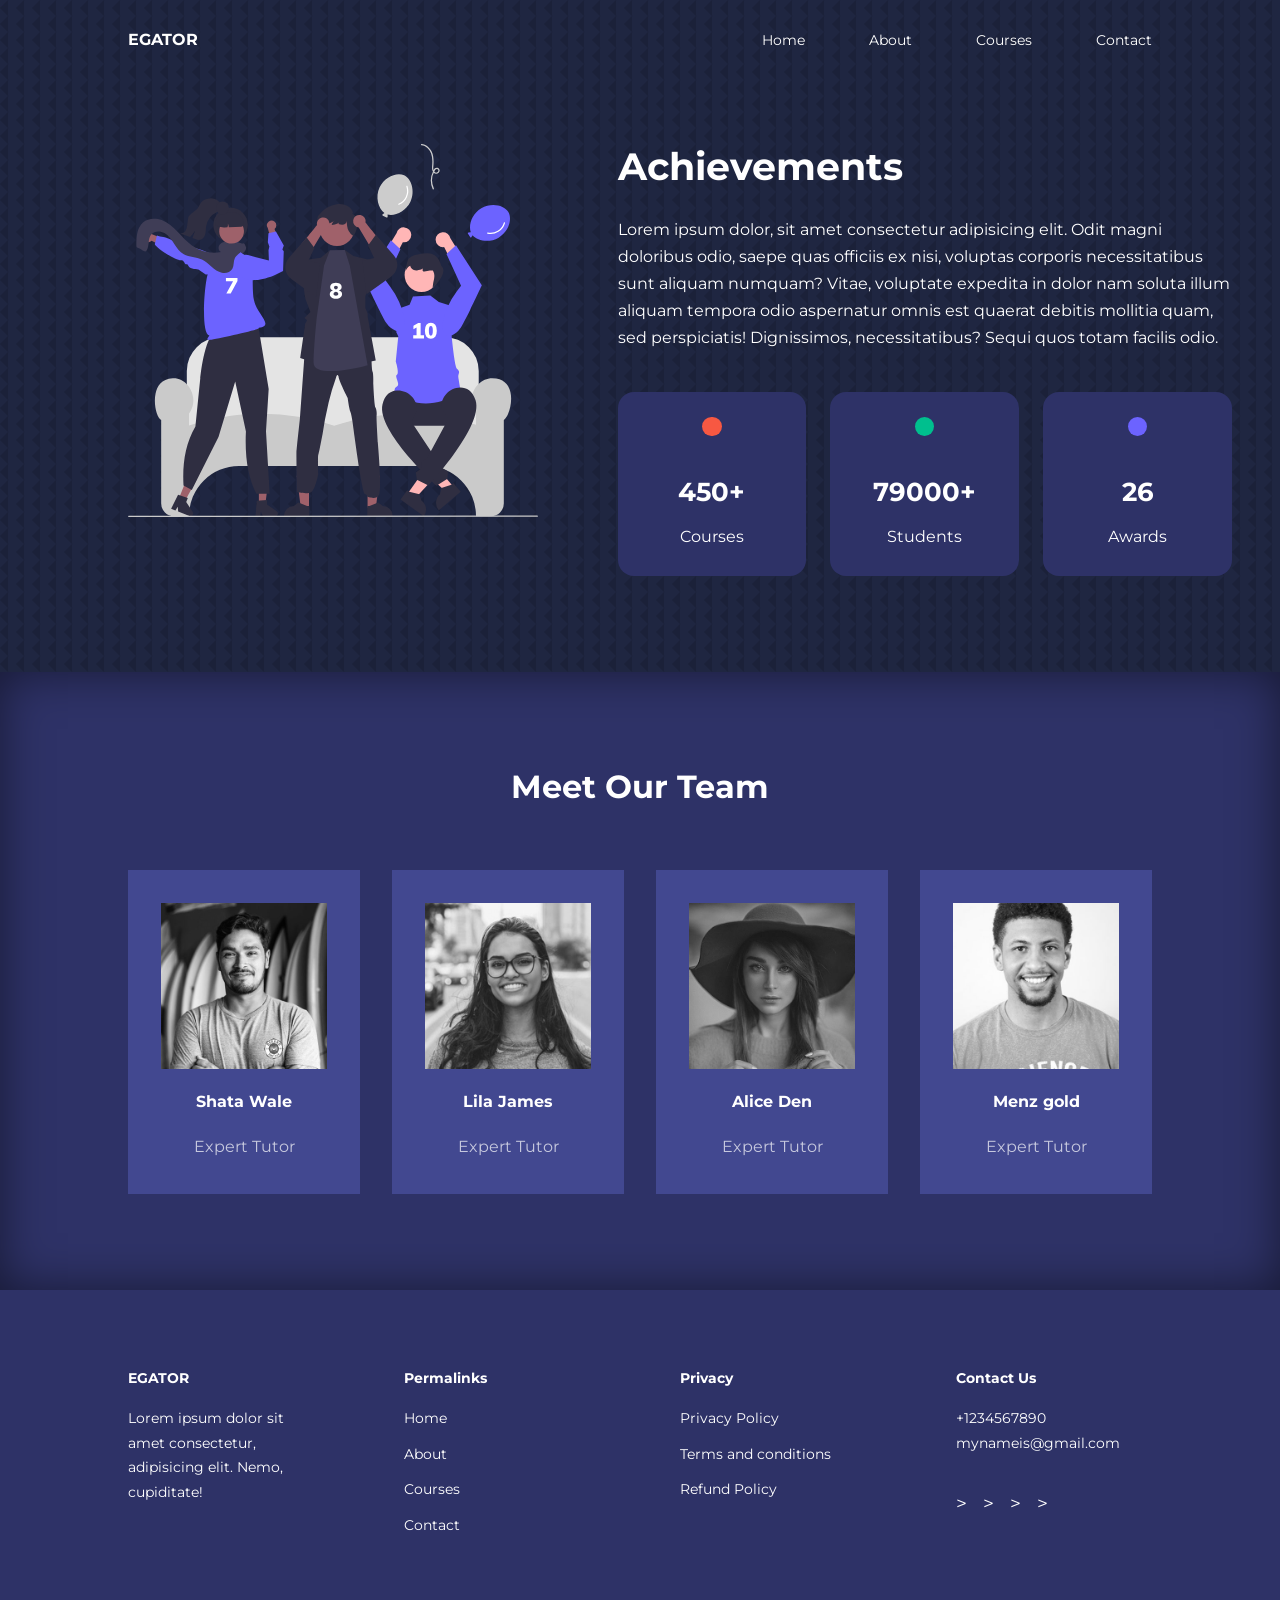
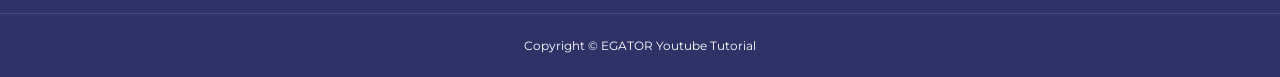
<file: about.html>
<!DOCTYPE html>

<html lang="en">
<head>
    <meta charset="UTF-8">
    <meta name="viewport" content="width=device-width, initial-scale=1.0">
    <title>Multipage Education Website-Derya-Project2</title>

    <!-- ICONSCOUT CDN-->
    <link rel="stylesheet" href="https://unicons.iconscout.com/release/v4.2.0/css/line.css">
    
    <!-- GOOGLE FONTS (MONTSERRAT)-->
     <link rel="preconnect" href="https://fonts.googleapis.com">
     <link rel="preconnect" href="https://fonts.gstatic.com" crossorigin>
     <link href="https://fonts.googleapis.com/css2?family=Montserrat:wght@300;400;500;600;700;800;900&display=swap" rel="stylesheet">

   
    <link rel="stylesheet" href="style.css">
    <link rel="stylesheet" href="about.css">

    <style>
        body{
            background-image: url("images/bg-texture.png");
        }
    </style>

</head>

<body>
    
    <nav>
        <div class="container nav__container">
            <a href="index.html"><h4>EGATOR</h4></a>
            <ul class="nav__menu">
                <li><a href="index.html">Home</a></li>
                <li><a href="about.html">About</a></li>
                <li><a href="courses.html">Courses</a></li>
                <li><a href="contact.html">Contact</a></li>

            </ul>
            <button id="open-menu-btn"><i class="uil uil-bars"></i></button>
            <button id="close-menu-btn"><i class="uil uil-multiply"></i></button>

        </div>
    </nav>




    <section class="about__achievements">
        <div class="container about__achievements-container">
            <div class="about__achievements-left">
                <img src="images/about achievements.svg">
            </div>
            <div class="about__achievements-right">
                <h1>Achievements</h1>
                <p>
                    Lorem ipsum dolor, sit amet consectetur adipisicing elit. Odit magni doloribus odio, saepe quas officiis ex nisi, voluptas corporis necessitatibus sunt aliquam numquam? Vitae, voluptate expedita in dolor nam soluta illum aliquam tempora odio aspernatur omnis est quaerat debitis mollitia quam, sed perspiciatis! Dignissimos, necessitatibus? Sequi quos totam facilis odio.
                </p>
                <div class="achievements__cards">
                    <article class="achievement__card">
                        <span class="achievement__icon">
                            <i class="uil uil-video"></i>
                        </span>
                        <h3>450+</h3>
                        <p>Courses</p>
                    </article>

                    <article class="achievement__card">
                        <span class="achievement__icon">
                            <i class="uil uil-users-alt"></i>
                        </span>
                        <h3>79000+</h3>
                        <p>Students</p>
                    </article>

                    <article class="achievement__card">
                        <span class="achievement__icon">
                            <i class="uil uil-trophy"></i>
                        </span>
                        <h3>26</h3>
                        <p>Awards</p>
                    </article>
                </div>
            </div>

        </div>
    </section>
<!--       end of achievement        -->


    <section class="team">
        <h2>Meet Our Team</h2>
        <div class="container team__container">
            <article class="team__member">
                <div class="team__member-image">
                    <img src="images/tm1.jpg">
                </div>
                <div class="team__member-info">
                    <h4>Shata Wale</h4>
                    <p>Expert Tutor</p>
                </div>
                <div class="team__member-socials">
                    <a href="https://instagram.com" target="_blank"><i class="uil uil-instagram"></i></a>
                    <a href="https://twitter.com" target="_blank"><i class="uil uil-twitter-alt"></i></a>
                    <a href="https://linkedin.com" target="_blank"><i class="uil uil-linkedin-alt"></i></a>
                </div>
            </article>

            <article class="team__member">
                <div class="team__member-image">
                    <img src="images/tm2.jpg">
                </div>
                <div class="team__member-info">
                    <h4>Lila James</h4>
                    <p>Expert Tutor</p>
                </div>
                <div class="team__member-socials">
                    <a href="https://instagram.com" target="_blank"><i class="uil uil-instagram"></i></a>
                    <a href="https://twitter.com" target="_blank"><i class="uil uil-twitter-alt"></i></a>
                    <a href="https://linkedin.com" target="_blank"><i class="uil uil-linkedin-alt"></i></a>
                </div>
            </article>

            <article class="team__member">
                <div class="team__member-image">
                    <img src="images/tm3.jpg">
                </div>
                <div class="team__member-info">
                    <h4>Alice Den</h4>
                    <p>Expert Tutor</p>
                </div>
                <div class="team__member-socials">
                    <a href="https://instagram.com" target="_blank"><i class="uil uil-instagram"></i></a>
                    <a href="https://twitter.com" target="_blank"><i class="uil uil-twitter-alt"></i></a>
                    <a href="https://linkedin.com" target="_blank"><i class="uil uil-linkedin-alt"></i></a>
                </div>
            </article>

            <article class="team__member">
                <div class="team__member-image">
                    <img src="images/tm4.jpg">
                </div>
                <div class="team__member-info">
                    <h4>Menz gold</h4>
                    <p>Expert Tutor</p>
                </div>
                <div class="team__member-socials">
                    <a href="https://instagram.com" target="_blank"><i class="uil uil-instagram"></i></a>
                    <a href="https://twitter.com" target="_blank"><i class="uil uil-twitter-alt"></i></a>
                    <a href="https://linkedin.com" target="_blank"><i class="uil uil-linkedin-alt"></i></a>
                </div>
            </article>

        </div>
    </section>


     <footer>
        <div class="container footer__container">
            <div class="footer__1">
                <a href="index.html" class="footer__logo"><h4>EGATOR</h4></a>
                <p>
                    Lorem ipsum dolor sit amet consectetur, adipisicing elit. Nemo, cupiditate!
                </p>
            </div>

            <div class="footer__2">
                <h4>Permalinks</h4>
                <ul class="permalinks">
                    <li><a href="index.html">Home</a></li>
                    <li><a href="about.html">About</a></li>
                    <li><a href="courses.html">Courses</a></li>
                    <li><a href="contact.html">Contact</a></li>

                </ul>
            </div>

            <div class="footer__3">
                <h4>Privacy</h4>
                <ul class="privacy">
                    <li><a href="#">Privacy Policy</a></li>
                    <li><a href="#">Terms and conditions</a></li>
                    <li><a href="#">Refund Policy</a></li>


                </ul>
                
                
            </div>

            <div class="footer__4">
                <h4>Contact Us</h4>
                <div>
                    <p>+1234567890</p>
                    <p>mynameis@gmail.com</p>
                </div>
                <ul class="footer__socials">
                    <li><a href="#"><i class="uil uil-facebook-f"></i>></a></li>
                    <li><a href="#"><i class="uil uil-instagram-alt"></i>></a></li>
                    <li><a href="#"><i class="uil uil-twitter"></i>></a></li>
                    <li><a href="#"><i class="uil uil-linkedin-alt"></i>></a></li>
                    
                </ul>
            </div>

            
        </div>
        <div class="footer__copyright">
                <small>Copyright &copy; EGATOR Youtube Tutorial</small>
            </div>
    </footer>

    <!-- END OF FOOTER  ==========================================-->



    <script src="main.js"></script>

   
</body>

</html>
</file>
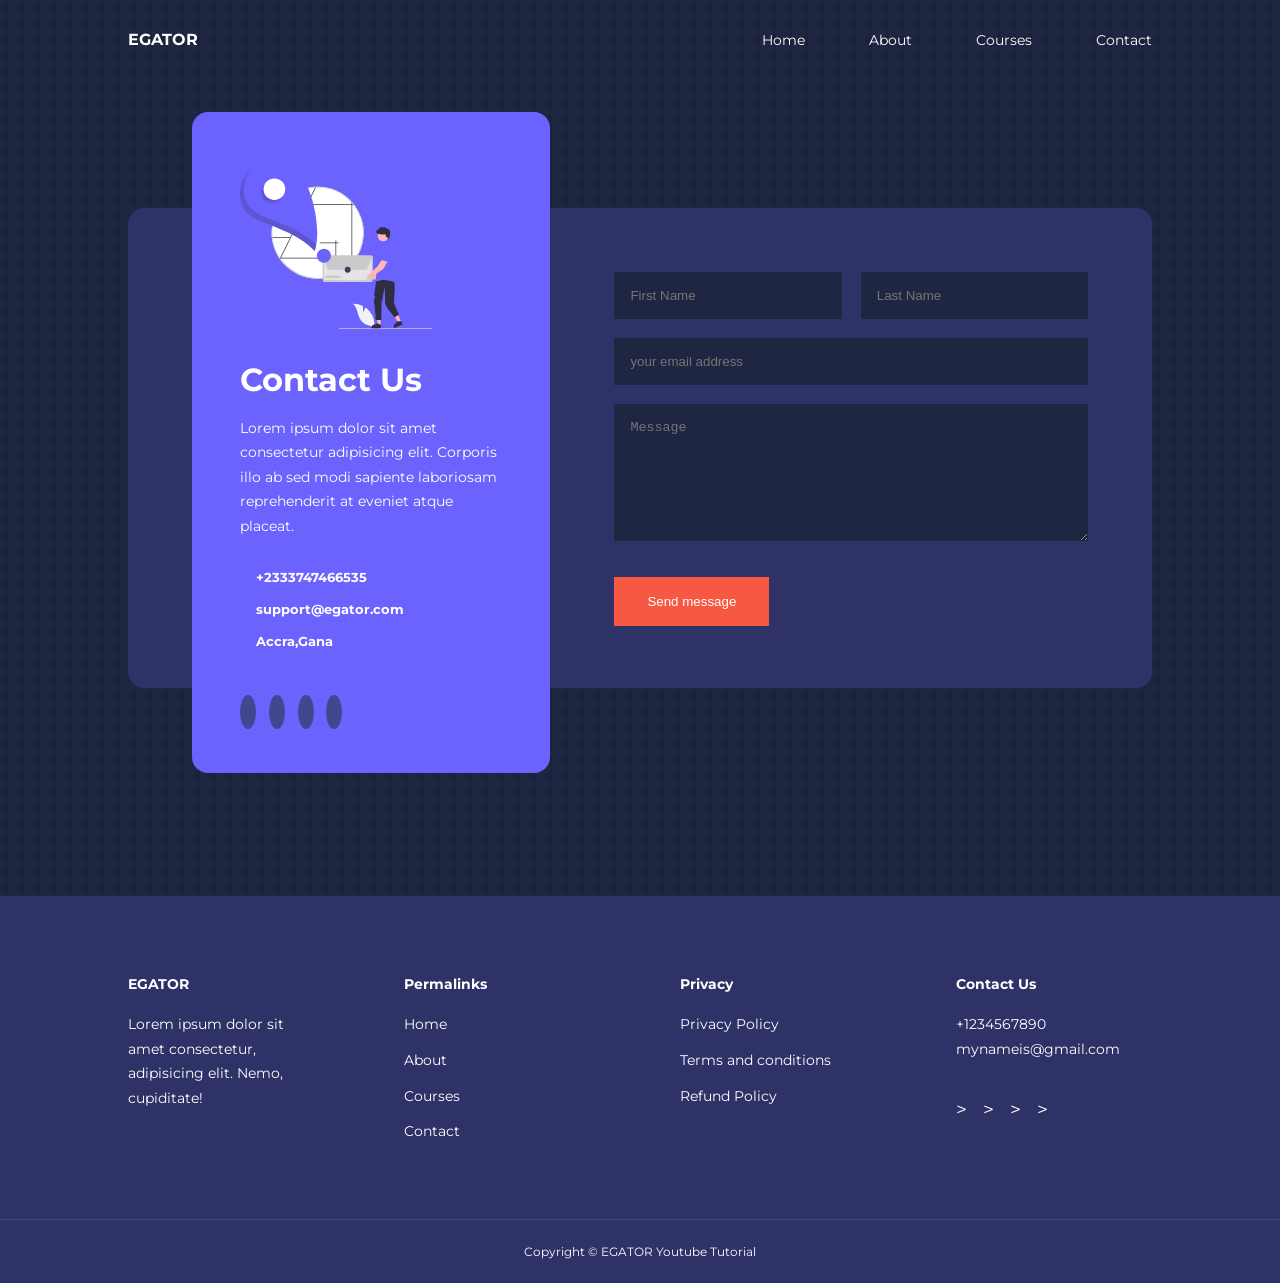
<file: contact.html>
<!DOCTYPE html>

<html lang="en">
<head>
    <meta charset="UTF-8">
    <meta name="viewport" content="width=device-width, initial-scale=1.0">
    <title>Multipage Education Website-Derya-Project2</title>

    <!-- ICONSCOUT CDN-->
    <link rel="stylesheet" href="https://unicons.iconscout.com/release/v4.2.0/css/line.css">
    
    <!-- GOOGLE FONTS (MONTSERRAT)-->
     <link rel="preconnect" href="https://fonts.googleapis.com">
     <link rel="preconnect" href="https://fonts.gstatic.com" crossorigin>
     <link href="https://fonts.googleapis.com/css2?family=Montserrat:wght@300;400;500;600;700;800;900&display=swap" rel="stylesheet">

   
    <link rel="stylesheet" href="style.css">
    <link rel="stylesheet" href="contact.css">

    <style>
        body{
            background-image: url("images/bg-texture.png");
        }
    </style>

</head>

<body>
    
    <nav>
        <div class="container nav__container">
            <a href="index.html"><h4>EGATOR</h4></a>
            <ul class="nav__menu">
                <li><a href="index.html">Home</a></li>
                <li><a href="about.html">About</a></li>
                <li><a href="courses.html">Courses</a></li>
                <li><a href="contact.html">Contact</a></li>

            </ul>
            <button id="open-menu-btn"><i class="uil uil-bars"></i></button>
            <button id="close-menu-btn"><i class="uil uil-multiply"></i></button>

        </div>
    </nav>


    <section class="contact">
        <div class="container contact__container">
            <aside class="contact__aside">
                <div class="aside__image">
                    <img src="images/contact.svg">
                </div>
                <h2>Contact Us</h2>
                <p>
                    Lorem ipsum dolor sit amet consectetur adipisicing elit. Corporis illo ab sed modi sapiente laboriosam reprehenderit at eveniet atque placeat.
                </p>
                <ul class="contact__details">
                    <li>
                        <i class="uil uil-phone-times"></i>
                        <h5>+2333747466535</h5>
                    </li>

                    <li>
                        <i class="uil uil-envelope"></i>
                        <h5>support@egator.com</h5>
                    </li>

                    <li>
                        <i class="uil uil-location-point"></i>
                        <h5>Accra,Gana</h5>
                    </li>

                </ul>
                <ul class="contact__socials">
                    <li><a href="https://facebook.com"><i class="uil uil-facebook-f"></i></a></li>
                    <li><a href="https://instagram.com"><i class="uil uil-instagram"></i></a></li>
                    <li><a href="https://twitter.com"><i class="uil uil-twitter"></i></a></li>
                    <li><a href="https://linkedin.com"><i class="uil uil-linkedin-alt"></i></a></li>

                </ul>
            </aside>



            <form action="https://formspree.io/f/mdaqlela" method="POST" class="contact__form">
                <div class="form__name">
                    <input type="text" name="First Name" placeholder="First Name" required>
                    <input type="text" name="Last Name" placeholder="Last Name" required>

                </div>
                <input type="email" name="Email Address" placeholder="your email address" required>
                <textarea name="message" rows="7" placeholder="Message" required></textarea>
                <button type="submit" class="btn btn-primary">Send message</button>
            </form>

        </div>
    </section>










    <footer>
        <div class="container footer__container">
            <div class="footer__1">
                <a href="index.html" class="footer__logo"><h4>EGATOR</h4></a>
                <p>
                    Lorem ipsum dolor sit amet consectetur, adipisicing elit. Nemo, cupiditate!
                </p>
            </div>

            <div class="footer__2">
                <h4>Permalinks</h4>
                <ul class="permalinks">
                    <li><a href="index.html">Home</a></li>
                    <li><a href="about.html">About</a></li>
                    <li><a href="courses.html">Courses</a></li>
                    <li><a href="contact.html">Contact</a></li>

                </ul>
            </div>

            <div class="footer__3">
                <h4>Privacy</h4>
                <ul class="privacy">
                    <li><a href="#">Privacy Policy</a></li>
                    <li><a href="#">Terms and conditions</a></li>
                    <li><a href="#">Refund Policy</a></li>


                </ul>
                
                
            </div>

            <div class="footer__4">
                <h4>Contact Us</h4>
                <div>
                    <p>+1234567890</p>
                    <p>mynameis@gmail.com</p>
                </div>
                <ul class="footer__socials">
                    <li><a href="#"><i class="uil uil-facebook-f"></i>></a></li>
                    <li><a href="#"><i class="uil uil-instagram-alt"></i>></a></li>
                    <li><a href="#"><i class="uil uil-twitter"></i>></a></li>
                    <li><a href="#"><i class="uil uil-linkedin-alt"></i>></a></li>
                    
                </ul>

                <form>

                </form>
            </div>

            
        </div>
        <div class="footer__copyright">
                <small>Copyright &copy; EGATOR Youtube Tutorial</small>
            </div>
    </footer>

    <!-- END OF FOOTER  ==========================================-->



    <script src="main.js"></script>

   
</body>

</html>
</file>
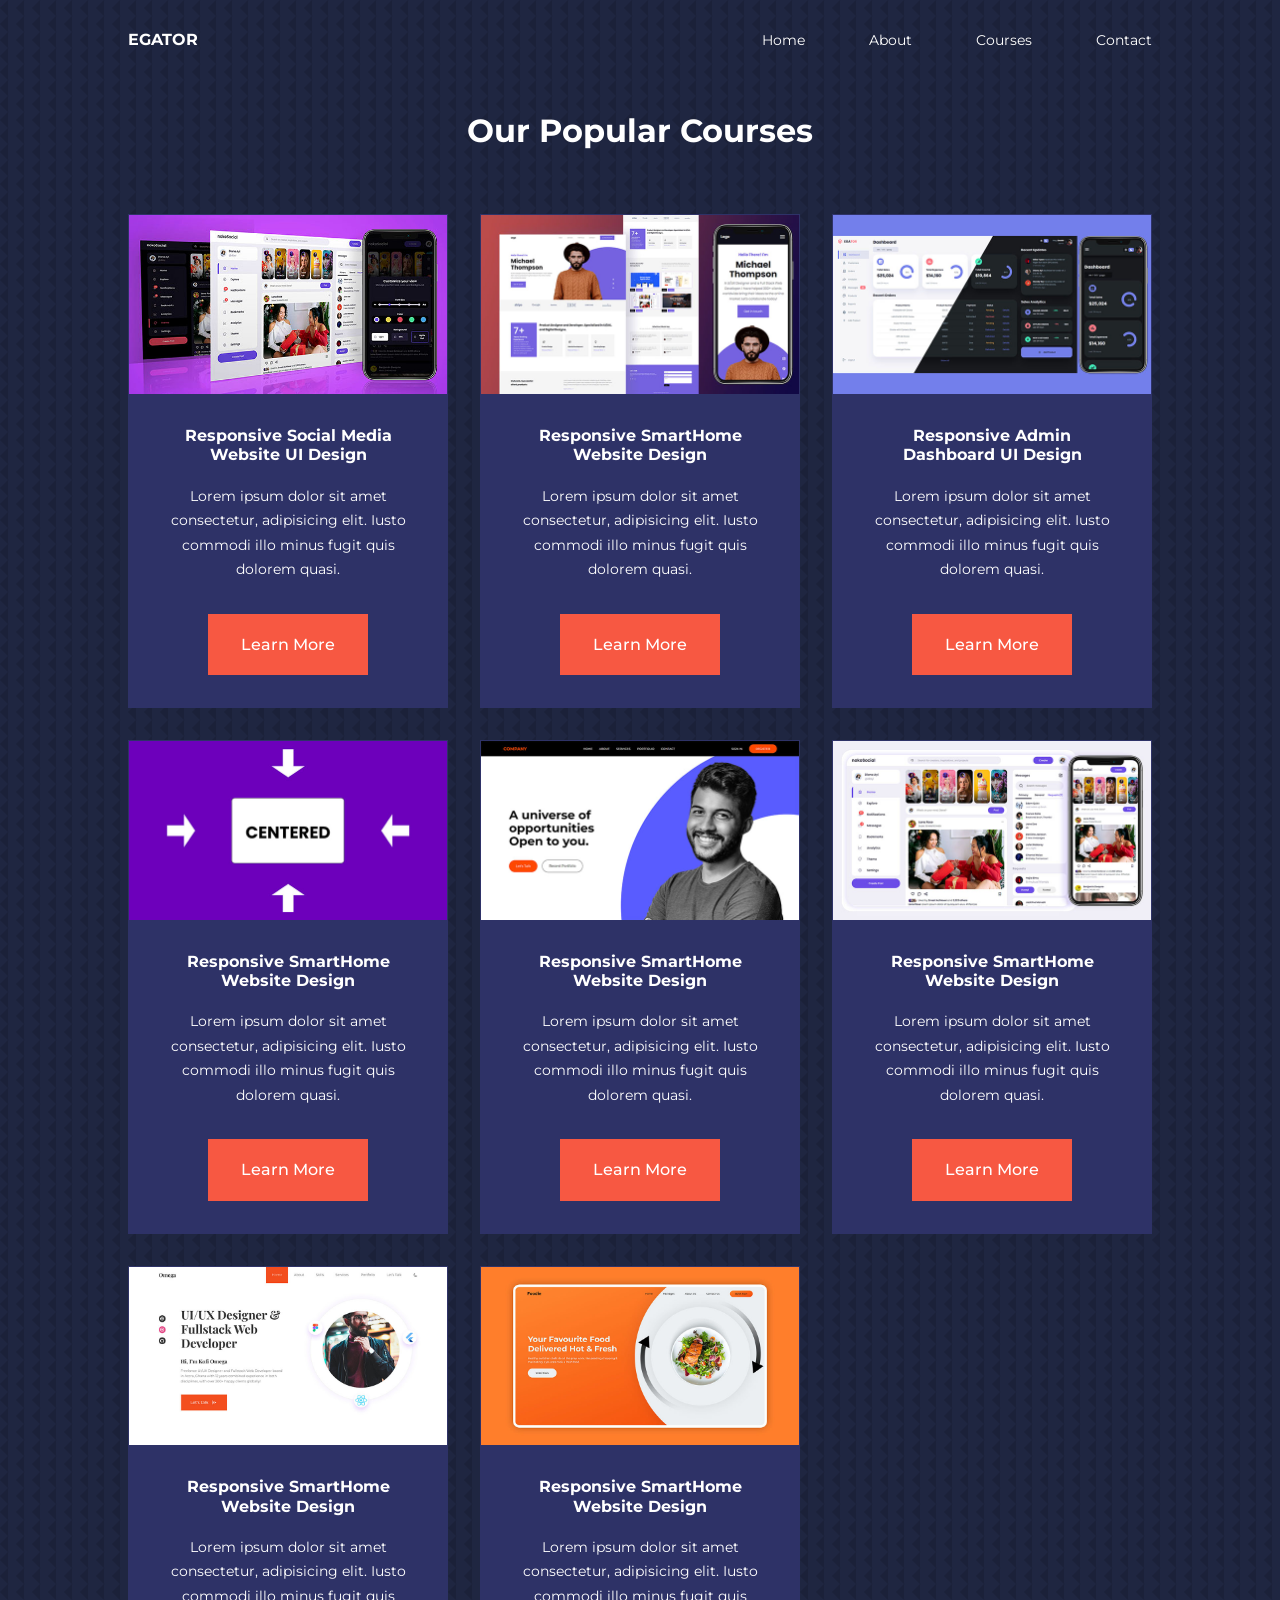
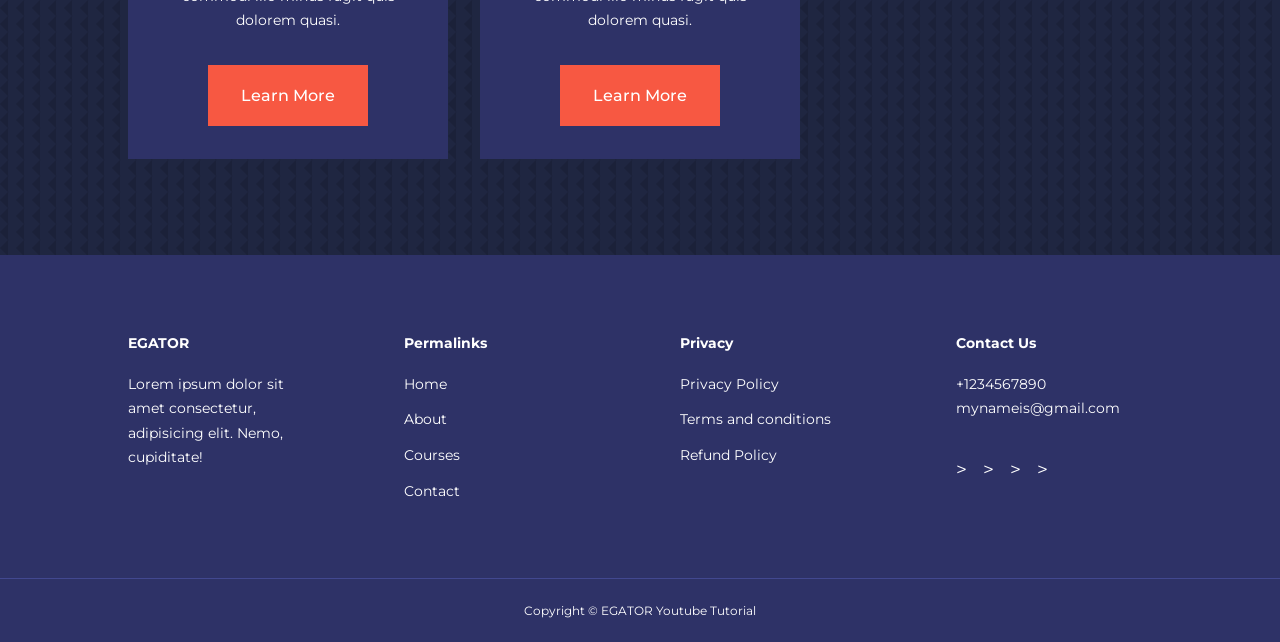
<file: courses.html>
<!DOCTYPE html>

<html lang="en">
<head>
    <meta charset="UTF-8">
    <meta name="viewport" content="width=device-width, initial-scale=1.0">
    <title>Multipage Education Website-Derya-Project2</title>

    <!-- ICONSCOUT CDN-->
    <link rel="stylesheet" href="https://unicons.iconscout.com/release/v4.2.0/css/line.css">
    
    <!-- GOOGLE FONTS (MONTSERRAT)-->
     <link rel="preconnect" href="https://fonts.googleapis.com">
     <link rel="preconnect" href="https://fonts.gstatic.com" crossorigin>
     <link href="https://fonts.googleapis.com/css2?family=Montserrat:wght@300;400;500;600;700;800;900&display=swap" rel="stylesheet">

   
    <link rel="stylesheet" href="style.css">
    <style>
        body{
            background-image: url("images/bg-texture.png");
        }
        .courses{
            margin-top: 1rem;
        }
    </style>


</head>

<body>
    
    <nav>
        <div class="container nav__container">
            <a href="index.html"><h4>EGATOR</h4></a>
            <ul class="nav__menu">
                <li><a href="index.html">Home</a></li>
                <li><a href="about.html">About</a></li>
                <li><a href="courses.html">Courses</a></li>
                <li><a href="contact.html">Contact</a></li>

            </ul>
            <button id="open-menu-btn"><i class="uil uil-bars"></i></button>
            <button id="close-menu-btn"><i class="uil uil-multiply"></i></button>

        </div>
    </nav>



    <section class="courses">
        <h2>Our Popular Courses</h2>
        <div class="container courses__container">
            <article class="course">
                <div class="course__image">
                    <img src="images/course1.jpg">
                </div>
                <div class="course__info">
                    <h4>Responsive Social Media Website UI Design</h4>
                    <p>
                        Lorem ipsum dolor sit amet consectetur, adipisicing elit. Iusto commodi illo minus fugit quis dolorem quasi.
                    </p>
                    <a href="courses.html" class="btn btn-primary">Learn More</a>
                </div>
            </article>

            <article class="course">
                <div class="course__image">
                    <img src="images/course2.jpg">
                </div>
                <div class="course__info">
                    <h4>Responsive SmartHome Website Design</h4>
                    <p>
                        Lorem ipsum dolor sit amet consectetur, adipisicing elit. Iusto commodi illo minus fugit quis dolorem quasi.
                    </p>
                    <a href="courses.html" class="btn btn-primary">Learn More</a>
                </div>
            </article>

            <article class="course">
                <div class="course__image">
                    <img src="images/course3.jpg">
                </div>
                <div class="course__info">
                    <h4>Responsive Admin Dashboard UI Design</h4>
                    <p>
                        Lorem ipsum dolor sit amet consectetur, adipisicing elit. Iusto commodi illo minus fugit quis dolorem quasi.
                    </p>
                    <a href="courses.html" class="btn btn-primary">Learn More</a>
                </div>
            </article>

            <article class="course">
                <div class="course__image">
                    <img src="images/course4.jpg">
                </div>
                <div class="course__info">
                    <h4>Responsive SmartHome Website Design</h4>
                    <p>
                        Lorem ipsum dolor sit amet consectetur, adipisicing elit. Iusto commodi illo minus fugit quis dolorem quasi.
                    </p>
                    <a href="courses.html" class="btn btn-primary">Learn More</a>
                </div>
            </article>

            <article class="course">
                <div class="course__image">
                    <img src="images/course5.jpg">
                </div>
                <div class="course__info">
                    <h4>Responsive SmartHome Website Design</h4>
                    <p>
                        Lorem ipsum dolor sit amet consectetur, adipisicing elit. Iusto commodi illo minus fugit quis dolorem quasi.
                    </p>
                    <a href="courses.html" class="btn btn-primary">Learn More</a>
                </div>
            </article>

            <article class="course">
                <div class="course__image">
                    <img src="images/course6.jpg">
                </div>
                <div class="course__info">
                    <h4>Responsive SmartHome Website Design</h4>
                    <p>
                        Lorem ipsum dolor sit amet consectetur, adipisicing elit. Iusto commodi illo minus fugit quis dolorem quasi.
                    </p>
                    <a href="courses.html" class="btn btn-primary">Learn More</a>
                </div>
            </article>

            <article class="course">
                <div class="course__image">
                    <img src="images/course7.jpg">
                </div>
                <div class="course__info">
                    <h4>Responsive SmartHome Website Design</h4>
                    <p>
                        Lorem ipsum dolor sit amet consectetur, adipisicing elit. Iusto commodi illo minus fugit quis dolorem quasi.
                    </p>
                    <a href="courses.html" class="btn btn-primary">Learn More</a>
                </div>
            </article>

            <article class="course">
                <div class="course__image">
                    <img src="images/course8.jpg">
                </div>
                <div class="course__info">
                    <h4>Responsive SmartHome Website Design</h4>
                    <p>
                        Lorem ipsum dolor sit amet consectetur, adipisicing elit. Iusto commodi illo minus fugit quis dolorem quasi.
                    </p>
                    <a href="courses.html" class="btn btn-primary">Learn More</a>
                </div>
            </article>

        </div>
    </section>
    <!-- END OF COURSES  ==========================================-->













     <footer>
        <div class="container footer__container">
            <div class="footer__1">
                <a href="index.html" class="footer__logo"><h4>EGATOR</h4></a>
                <p>
                    Lorem ipsum dolor sit amet consectetur, adipisicing elit. Nemo, cupiditate!
                </p>
            </div>

            <div class="footer__2">
                <h4>Permalinks</h4>
                <ul class="permalinks">
                    <li><a href="index.html">Home</a></li>
                    <li><a href="about.html">About</a></li>
                    <li><a href="courses.html">Courses</a></li>
                    <li><a href="contact.html">Contact</a></li>

                </ul>
            </div>

            <div class="footer__3">
                <h4>Privacy</h4>
                <ul class="privacy">
                    <li><a href="#">Privacy Policy</a></li>
                    <li><a href="#">Terms and conditions</a></li>
                    <li><a href="#">Refund Policy</a></li>


                </ul>
                
                
            </div>

            <div class="footer__4">
                <h4>Contact Us</h4>
                <div>
                    <p>+1234567890</p>
                    <p>mynameis@gmail.com</p>
                </div>
                <ul class="footer__socials">
                    <li><a href="#"><i class="uil uil-facebook-f"></i>></a></li>
                    <li><a href="#"><i class="uil uil-instagram-alt"></i>></a></li>
                    <li><a href="#"><i class="uil uil-twitter"></i>></a></li>
                    <li><a href="#"><i class="uil uil-linkedin-alt"></i>></a></li>
                    
                </ul>
            </div>

            
        </div>
        <div class="footer__copyright">
                <small>Copyright &copy; EGATOR Youtube Tutorial</small>
            </div>
    </footer>

    <!-- END OF FOOTER  ==========================================-->



    <script src="main.js"></script>

   
</body>

</html>
</file>
<file: style.css>
*{
    margin:0;
    padding: 0;
    border: 0;
    outline:0;
    text-decoration: none;
    list-style: none;
    box-sizing: border-box;
}

:root{
    --color-primary: #6c63ff;
    --color-success: #00bf8e;
    --color-warning:#f7c94b;
    --color-danger:#f75842;
    --color-danger-variant:rgba(247,88,66,0.4);
    --color-white: #fff;
    --color-light: rgba(255,255,255,0.7);
    --color-black: #000;
    --color-bg: #1f2641;
    --color-bg1: #2e3267;
    --color-bg2: #424890;


    --container-width-lg: 80%;
    --container-width-md: 90%;
    --container-width-sm: 94%;

--transition:all 400ms ease;
}

body{
    font-family: "Montserrat" ,sans-serif;
    line-height: 1.7;
    color: var(--color-white);
    background: var(--color-bg);

}

.container{
    width: var(--container-width-lg);
    margin:0 auto;
}

section{
    padding: 6rem 0;
}

section h2{
    text-align: center;
    margin-bottom: 4rem;
}

h1, h2, h3, h4, h5{
    line-height: 1.2;
}

h1{
    font-size: 2.4rem;
}

h2 {
    font-size: 2rem;
}

h3{
    font-size: 1.6rem;
}

h4{
    font-size: 1.3;
}

s{
    color: var(--color-white);
}

a{
    color: var(--color-white);
}
img{
    width: 100%;
    display: block;
    object-fit: cover;
}

.btn{
    display: inline-block;
    background: var(--color-white);
    color:var(--color-black);
    padding: 1rem 2rem;
    border: 1px solid transparent;
    font-weight: 500;
    transition: var(--transition);
}

.btn:hover{
    background: transparent;
    color: var(--color-white);
    border-color: var(--color-white);
}

.btn-primary{
    background: var(--color-danger);
    color: var(--color-white);
}

/*=====================NAVBAR============================*/
nav{
    background: transparent;
    width: 100vw;
    height: 5rem; /* 5rem=5x16px yani 80px  */
    position: fixed;
    top:0;
    z-index: 11;
}
/* change navbar styles on scroll using javascript */
.window-scroll{
    background: var(--color-primary);
    box-shadow: 0 1rem 2rem rgba(0,0,0,0.2);
}
.nav__container{
    height: 100%;
    display: flex;
    justify-content: space-between;
    align-items: center;
}

nav button{
    display: none;
}

.nav__menu{
    display:flex;
    align-items: center;
    gap: 4rem;
}

.nav__menu a{
    font-size: 0.9rem;
    transition: var(--transition);
}

.nav__menu a:hover{
    color: var(--color-bg2);
}

/*===================== HEADER ============================*/
header{
    position: relative;
    top: 5rem;
    overflow: hidden;
    height:70vh;
    margin-bottom: 5rem;
}

.header__container{
    display:grid;
    grid-template-columns: 1fr 1fr;
    align-items: center;
    gap: 5rem;
    height: 100%;
}

.header__left p{
    margin: 1rem 0 2.4rem;
}

/*===================== CATEGORİES ============================*/
.categories{
    background: var(--color-bg1);
    height: 36rem;
}

.categories h1{
    line-height: 1;
    margin-bottom: 3rem;
}

.categories__container{
    display: grid;
    grid-template-columns: 40% 60%;
    /* gap:4rem;*/
}

.categories__left{
    margin-right: 4rem;
}
.categories__left p{
    margin: 1rem 0 3 rem;
}

.categories__right{
    display: grid;
    grid-template-columns: repeat(3,1fr);
    gap:1.2rem;
}

.category{
    background: var(--color-bg2);
    padding:2rem;
    border-radius: 2rem;
    transition: var(--transition);
}

.category:hover {
    box-shadow: 0 3rem 3rem rgba(0,0,0,0.3);
    z-index: 1;
}

.category:nth-child(2) .category__icon{
    background: var(--color-danger);
}

.category:nth-child(3) .category__icon{
    background: var(--color-success);
}

.category:nth-child(4) .category__icon{
    background: var(--color-warning);
}

.category:nth-child(5) .category__icon{
    background: var(--color-success);
}
.category__icon{
    background: var(--color-primary);
    padding:0.7rem;
    border-radius: 0.9rem;
}

.category h5{
    margin: 2rem 0 1rem;
}

.category p{
    font-size: 0.85rem;
}

/*===================== POPULAR COURSES ============================*/
.courses{
margin-top: 10rem;
}
.courses__container{
    display:grid;
    grid-template-columns: repeat(3,1fr);
    gap:2rem;
}
.course{
    background: var(--color-bg1);
    text-align: center;
    border:1px solid transparent;
    transition: var(--transition);
}

.course:hover{
    background: transparent;
    border-color: var(--color-primary);
}

.course__info{
    padding:2rem;
}

.course__info p{
    margin:1.2rem 0 2rem;
    font-size: 0.9rem;
}


/*===================== FAQs  ============================*/
.faqs{
    background: var(--color-bg1);
    box-shadow: inset 0 0 3rem rgba(0,0,0,0.5);
}

.faqs__container{
    display: grid;
    grid-template-columns: 1fr 1fr;
    gap:1fr;
}

.faq{
    padding:2rem;
    display: flex;
    align-items: center;
    gap:1.4rem;
    height: fit-content;
    background: var(--color-primary);
    cursor:pointer;
}

.faq h4{
    font-size:1rem;
    line-height: 2.2;
}

.faq__icon{
    align-self:flex-start;
    font-size: 1.2rem;
}

.faq p{
    margin-top: 0.8rem;
    display: none;
}

.faq.open p{
    display: block;
}

/*===================== TESTİMONİALS  ============================*/
.testimonials__container{
    overflow-x: hidden;
    position:relative;
    margin-bottom: 5rem;
}

.testimonial{
    padding-top: 2rem;
}

.avatar{
    width: 6rem;
    height: 6rem;
    border-radius: 50%;
    overflow: hidden;
    margin: 0 auto 1rem;
    border: 1rem solid var(--color-bg1);
}

.testimonial__info{
    text-align: center;
}

.testimonial__body{
    background: var(--color-primary);
    padding: 2rem;
    margin-top: 3rem;
    position: relative;
}

.testimonial__body::before{
    content:"";
    display: block;
    background: linear-gradient(135deg,transparent, var(--color-primary),var(--color-primary),var(--color-primary));
    width: 3rem;
    height: 3rem;
    position: absolute;
    left:50%;
    top:-1.5rem;
    transform:rotate(45deg);
}

/*===================== FOOTER  ============================*/

footer{
    background: var(--color-bg1);
    padding-top: 5rem;
    font-size: 0.9rem;
}

.footer__container{
    display: grid;
    grid-template-columns: repeat(4,1fr);
    gap:5rem;
}

.footer__container > div h4{
    margin-bottom: 1.2rem;
}

.footer__1 p{
    margin:0 0 2rem;
}
footer ul li{
    margin-bottom: 0.7rem;
}

footer ul li a:hover{
    text-decoration: underline;
}

.footer__socials{
    display: flex;
    gap:1rem;
    font-size: 1.2rem;
    margin-top: 2rem;
}

.footer__copyright{
    text-align:center ;
    margin-top: 4rem;
    padding: 1.2rem 0;
    border-top: 1px solid var(--color-bg2);
}


/*=======================TABLETS==================*/

@media screen and (max-width:1024px){
    .container{
        width:var(--container-width-md);
    }
    h1{
        font-size: 2.2rem;
    }

    h2{
        font-size: 1.7rem;
    }
    h3{
        font-size: 1.4rem;
    }
    h4{
        font-size: 1.2rem;
    }


    /*========= navbar ============*/
    nav button{
        display: inline-block;
        background: transparent;
        font-size: 1.8rem;
        color:var(--color-white);
        cursor:pointer;

    }

    nav button#close-menu-btn{
        display: none;
    }

    .nav__menu{
        position: fixed;
        top:5rem;
        right: 5%;
        height: fit-content;
        width: 18rem;
        flex-direction: column;
        gap:0;
        display: none;
    }

    .nav__menu li{
        width: 100%;
        height: 5.8rem;
        animation:animateNavItems 400ms linear forwards;
        transform-origin: top right;
        opacity: 0;
    }

    .nav__menu li:nth-child(2)j{
        animation-delay:200ms;
    }

    .nav__menu li:nth-child(3)j{
        animation-delay:400ms;
    }

    .nav__menu li:nth-child(4)j{
        animation-delay:600ms;
    }

    @keyframes animateNavItems{
        0%{
          transform:rotateZ(-90deg) rotateX(90deg) scale(0.1);
        }
        100%{
          transform:rotateZ(0) otateX(0) scale(1);
          opacity: 1;

        }
    }
    .nav__menu li a{
        background: var(--color-primary);
        box-shadow: -4rem 6rem 10rem rgba(0,0,0,0.6);
        width:100% ;
        height: 100%;
        display: grid;
        place-items:center;
    }

    .nav__menu li a:hover{
        background: var(--color-bg2);
        color: var(--color-white);
    }

    /* ====================== header ==================*/
    header{
        height: 52vh;
        margin-bottom: 4rem;
    }

    .header__container{
        gap:0;
        padding-bottom: 3rem;
    }

    /* ====================== category ==================*/
    .categories{
        height: auto;

    }

    .categories__container{
        grid-template-columns: 1fr;
        gap:3rem
    }

    .categories__left{
        margin-right:0 ;
    }

    /* ====================== popular courses ==================*/

    .courses{
        margin-top:0;
    
    }

    .courses__container{
      grid-template-columns: 1fr 1fr;  
    }
    
    /* ====================== faqs ==================*/
    .faqs__container{
        grid-template-columns: 1fr;
    }

    .faq{
        padding: 1.5rem;
    }

    /* ====================== footer ==================*/

    .footer_container{
        grid-template-columns: 1fr 1fr;
    }
}




    /* ====================== PHONES ==================*/

    @media screen and (max-width:600px){
        .container{
            width:var(--container-width-sm);
        }

    /* ====================== navbar ==================*/

        .nav__menu{
            right:3%;
        }

    /* ====================== header ==================*/
        header{
            height: 100vh;
        }

        .header__container{
            grid-template-columns: 1fr;
            text-align: center;
            margin-top: 0;
        }

        .header__left p{
            margin-bottom: 1.3rem;
        }
    /* ====================== categories ==================*/

        .categories__right{
           grid-template-columns: 1fr 1fr;
           gap:0.7rem;
        }

        .category{
            padding: 1rem;
            border-radius: 1rem;
        }

        .category__icon{
            margin-top: 4px;
            display: inline-block;
        }

    /* ====================== populer courses ==================*/
    .courses__container{
    grid-template-columns: 1fr;
        }   

    /* ====================== testimonials ==================*/
    .testimonial__body{
        padding: 1.2rem;
    }

    /* ====================== footer ==================*/
    .footer__container{
        grid-template-columns: 1fr;
        text-align: center;
        gap:2rem;
    }

    .footer__1 p{
        margin: 1rem auto;
    }

    .footer__socials{
        justify-content: center;
    }

    }
</file>
<file: about.css>
/* ============== achievements ===========*/
.about__achievements{
    margin-top: 3rem;
}

.about__achievements-container{
    display: grid;
    grid-template-columns: 40% 60%;
    gap:5rem;
}

.about__achievements-right >p {
    margin: 1.6rem 0 2.5rem;
}

.achievements__cards{
    display: grid;
    grid-template-columns: repeat(3,1fr);
    gap: 1.5rem;
}

.achievement__card{
    background: var(--color-bg1);
    padding: 1.6rem;
    border-radius: 1rem;
    text-align: center;
    transition: var(--transition);
}

.achievement__card:hover{
    background: var(--color-bg2);
    box-shadow: 0 3rem 3rem rgba(0,0,0,0.3);
}

.achievement__icon{
    background: var(--color-danger);
    padding: 0.6rem;
    border-radius:1rem ;
    display: inline-block;
    margin-bottom: 2rem;
    font-size: 2rem;
}

.achievement__card:nth-child(2) .achievement__icon{
    background: var(--color-success);
}

.achievement__card:nth-child(3) .achievement__icon{
    background: var(--color-primary);
}

.achievement__card p{
    margin-top: 1rem;
}


/*    ===========  team  ==========*/
.team{
    background: var(--color-bg1);
    box-shadow: inset 0 0 3rem rgba(0,0,0,0.5);
}

.team__container{
    display: grid;
    grid-template-columns: repeat(4,1fr);
    gap:2rem;
}

.team__member{
    background: var(--color-bg2);
    padding: 2rem;
    border: 1px solid transparent;
    transition: var(--transition);
    position: relative;
    overflow: hidden;
}

.team__member:hover{
    background: transparent;
    border-color: var(--color-primary);
    
}

.team__member-image img{
    filter: saturate(0);
}

.team__member:hover img{
    filter: saturate(1);
}

.team__member-info * {
    text-align: center;
    margin-top: 1.4rem;
}

.team__member-info p {
    color:var(--color-light);
}

.team__member-socials{
    position: absolute;
    top:50%;
    transform:translateY(-50);
    right:-100%;
    display: flex;
    flex-direction: column;
    background: var(--color-primary);
    border-radius: 1rem 0 0 1rem;
    box-shadow: -2rem 0 2rem rgba(0,0,0,0.3);
    transition: var(--transition);
}

.team__member:hover .team__member-socials{
    right:0;

}
.team__member-socials a{
    padding: 1rem;
}

/* =============media queries tablets =======*/

@media screen and (max-width:1024px){
    .about__achievements{
        margin-top: 2rem;
    }

    .about__achievement-container{
        grid-template-columns: 1fr;
        gap:4rem;
    }

    .about__achievements-left{
        width: 80%;
        margin: 0 auto;
    }

    .team__container{
        grid-template-columns: repeat(3,1fr);
        gap:1.5rem;
    }

    .team__member{
        padding: 1rem;
    }
}

/* ============= media queries phones =======*/
@media screen and (max-width:600px){
    .achievements__cards{
        grid-template-columns: 1fr 1fr;
        gap:0.7rem;
    }

    .team__container{
        grid-template-columns: 1fr 1fr;
        gap:0.7rem
    }

    .team__member{
        padding:0;
    }

    .team_member p{
        margin-bottom: 1.5rem;
    }
}
</file>
<file: contact.css>
.contact__container{
    background: var(--color-bg1);
    padding:4rem;
    display:grid;
    grid-template-columns: 40% 60%;
    gap:4rem;
    height: 30rem;
    margin:7rem auto;
    border-radius: 1rem;
}


/* ============ASİDE==================== */
.contact__aside{
    background: var(--color-primary);
    padding:3rem;
    border-radius:1rem;
    position:relative;
    bottom:10rem;
}

.aside__image{
    width: 12rem;
    margin-bottom: 2rem;
}

.contact__aside h2{
    text-align: left;
    margin-bottom: 1rem;
}

.contact__aside p{
    font-size: 0.9rem;
    margin-bottom: 2rem;
}

.contact__details li{
    display: flex;
    gap:1rem;
    align-items: center;
    margin-bottom: 1rem;

}

.contact__socials{
    display: flex;
    gap:0.8rem;
    margin-top: 3rem;
}

.contact__socials a{
    background: var(--color-bg2);
    padding: 0.5rem;
    border-radius: 50%;
    font-size: 0.9rem;
    transition: var(--transition);
}

.contact__socials a:hover{
    background: transparent;
}

/* ============FORM==================== */

.contact__form{
    display: flex;
    flex-direction:column ;
    gap:1.2rem;
    margin-right: 4rem;
}

.form__name{
    display: flex;
    gap:1.2rem;

}
.contact__form input[type="text"]{
    width: 50%;
}
input, textarea{
    width: 100%;
    padding: 1rem;
    background: var(--color-bg);
    color:var(--color-white);

}
.contact__form .btn{
    width: max-content;
    cursor: pointer;
    margin-top: 1rem;
}

/* ============MEDİA QUERİES FOR TABLET==================== */
@media screen and (max-width:1024px) {
    .contact{
        padding-bottom:0;
    }
    .contact__container{
        gap:1.5rem;
        margin-top: 3rem;
        height: auto;
        padding: 1.5rem;
    }
    .contact__aside{
        width: auto;
        padding:1.5rem;
        bottom:0;
    }
    .contact__form{
        align-self: center;
        margin-right: 1.5rem;
    }
}

/* ============MEDİA QUERİES FOR PHONES==================== */
@media screen and (max-width:600px){
    .contact__container{
        grid-template-columns: 1fr;
        gap:3rem;
        margin-top: 0;
        padding:0
    }
    .contact__form{
        margin: 0 1.5rem 3rem;
        
    }
    .form__name{
        flex-direction: column;
    }
    .form__name input[type="text"]{
        width: 100%;
    }

}
</file>
